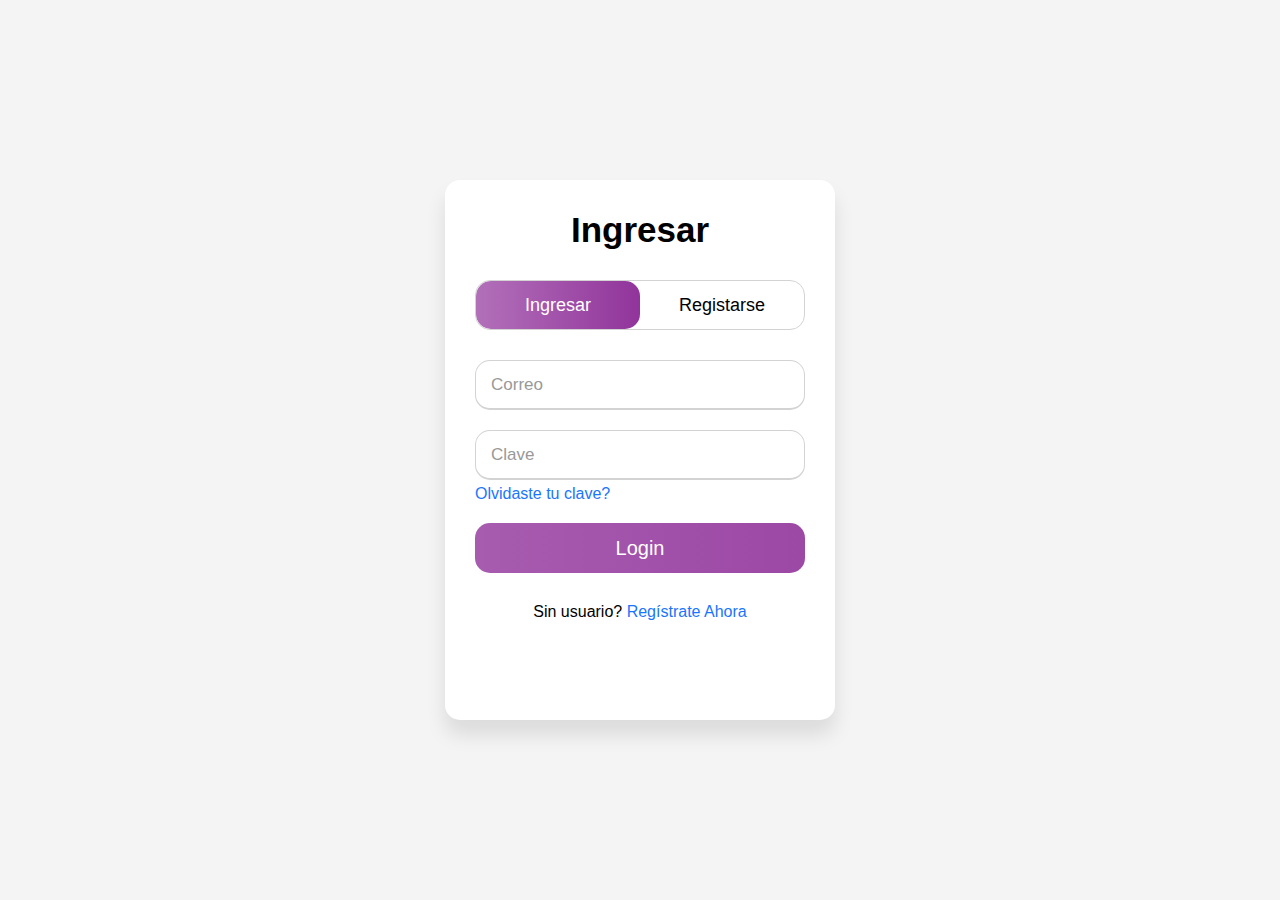
<file: index.html>
<!DOCTYPE html>
<html lang="en">

<head>
    <meta charset="UTF-8">
    <meta name="viewport" content="width=device-width, initial-scale=1.0">
    <title>Index</title>
    <!-- Link Estilos -->
    <link rel="stylesheet" href="src/css/style.css">
    <!-- Link Icons -->
    <link href='https://unpkg.com/boxicons@2.0.7/css/boxicons.min.css' rel='stylesheet'>
    <!-- Link Font Awesome -->
    <link rel="stylesheet" href="https://cdnjs.cloudflare.com/ajax/libs/font-awesome/6.5.2/css/all.min.css">
</head>

<body>
    <div class="container-form-login">
        <div class="wrapper">
            <div class="title-text">
                <div class="title login">Ingresar</div>
                <div class="title signup">Registrarse</div>
            </div>
            <div class="form-container">
                <div class="slide-controls">
                    <input type="radio" name="slide" id="login" checked>
                    <input type="radio" name="slide" id="signup">
                    <label for="login" class="slide login">Ingresar</label>
                    <label for="signup" class="slide signup">Registarse</label>
                    <div class="slider-tab"></div>
                </div>
                <div class="form-inner">
                    <form id="loginForm" class="login form">
                        <div class="field">
                            <input type="email" id="loginEmail" placeholder="Correo" required>
                        </div>
                        <div class="field">
                            <input type="password" id="loginPassword" placeholder="Clave" required>
                        </div>
                        <div class="pass-link"><a href="#">Olvidaste tu clave?</a></div>
                        <div class="field btn">
                            <div class="btn-layer"></div>
                            <input type="submit" value="Login">
                        </div>
                        <div class="signup-link">Sin usuario? <a href="">Regístrate Ahora</a></div>
                    </form>
                    
                    <form id="signupForm" class="signup">
                        <div class="field">
                            <input type="text" id="signupName" placeholder="Nombres" required>
                        </div>
                        <div class="field">
                            <input type="email" id="signupEmail" placeholder="Correo" required>
                        </div>
                        <div class="field">
                            <input type="password" id="signupPassword" placeholder="Clave" required>
                        </div>
                        <div class="field">
                            <input type="password" id="confirmPassword" placeholder="Confirmar Clave" required>
                        </div>
                        <div class="field btn">
                            <div class="btn-layer"></div>
                            <input type="submit" value="Signup">
                        </div>
                    </form>                    
                </div>
            </div>
        </div>
    </div>
    <script src="src/js/login.js"></script>

</body>

</html>
</file>
<file: src/css/style.css>
* {
    box-sizing: border-box;
    margin: 0;
    padding: 0;
}

body {
    font-family: Arial, sans-serif;
    margin: 0;
    padding: 0;
    display: block;
    background-color: #f4f4f4;
}

.none {
    display: none;
    opacity: 0;
}

.no-seleccion {
    -webkit-user-select: none;
    /* Safari */
    -moz-user-select: none;
    /* Firefox */
    -ms-user-select: none;
    /* IE10+/Edge */
    user-select: none;
    /* Estándar */
}

.dragging-placeholder {
    height: 2px;
    background-color: #ddd;
    width: 90%;
    position: absolute;
}

.nav-bar * {
    text-decoration: none;
}

.invisible-op {
    opacity: 0;
}

header {
    width: 100%;
    height: 70px;
    background-color: #0101ff1e;
    display: flex;
    align-items: center;
    justify-content: space-between;
    padding: 0px 100px;
}

.logo {
    font-size: 28px;
    font-weight: bold;
    color: #91349b;
}

.icons-mobile {
    display: none;
    font-size: 28px;
}

.nav-bar ul {
    display: flex;
    list-style: none;

}

.nav-bar ul li a {
    display: block;
    color: #91349b;
    font-size: 14px;
    padding: 10px 25px;
    border-radius: 15px;
    transition: 0.2s;
    margin: 0 5px;
}

.nav-bar ul li a:hover {
    color: white;
    background-color: #91349b;
}

.nav-bar ul li a.active {
    color: white;
    background-color: #91349b;
}

/* media queri para responsive nav 900px*/

@media (max-width: 900px) {
    .icons-mobile {
        display: block;
        color: #91349b;
        cursor: pointer;
    }

    .icons-mobile a {
        color: #91349b;
    }

    .icons-mobile a:active {
        color: #91349b;
    }

    .icons-mobile i {
        font-size: 22px;
    }

    .nav-bar {
        display: none;
    }

    header {
        padding: 0px 20px;
    }
}

.content-flex {
    display: flex;
    justify-content: center;
}

/*Los inputs de tipo checkbox tienen margin-rigth de 20px*/
input[type="checkbox"] {
    margin-right: 10px;
    height: 14px;
}

.input-color-list {
    width: 32px;
    height: 32px;
    border: none;
    cursor: pointer;
    border-radius: 5px;
}

.container-input-color {
    position: relative;
}

.icon-over {
    position: absolute;
    top: 45%;
    /* Centra verticalmente */
    /*ajustar horizontal y veritcalmente con transfoirm */
    transform: translate(50%, -50%);
    pointer-events: none;
    /* Permite hacer clic en el input debajo */
    color: white;
}

::-webkit-color-swatch-wrapper {
    padding: 0;
}

/*Vista Edit*/

.tittle-card {
    font-size: 30px;
    font-weight: bold;
    width: 50%;
}

.content-flex.check-list {
    margin-top: 20px;
}

.container {
    width: 60%;
    background: white;
    padding: 20px 0px;
    box-shadow: 0 4px 8px rgba(0, 0, 0, 0.1);
    border-radius: 10px;
}

.container-head {
    display: flex;
    align-items: center;
    margin-bottom: 15px;
}

.progress-text {
    width: 30%;
    color: #dddddd;
}

.container-button-head {
    width: 20%;
    /* Estilos para centrar botón horizontalmente*/
    display: flex;
    justify-content: end;
}

.btn-icon {
    padding: 5px 10px;
    font-size: 16px;
    cursor: pointer;
    background-color: #dddddd;
    color: white;
    border: none;
    border-radius: 5px;
    margin-right: 10px;
    height: 32px;
    min-width: 36px;
}

.progress-container {
    width: 100%;
    height: 20px;
    background-color: #ddd;
    border-radius: 10px;
    margin-bottom: 15px;
}

.progress-bar {
    height: 100%;
    background-color: #dddddd;
    width: 0%;
    border-radius: 10px;
}

.input-item {
    width: 98%;
    padding: 5px;
    font-size: 16px;
    outline: none;
    border: 1px solid #ddd;
    border-radius: 5px;
}

.container ul {
    list-style: none;
    padding: 0;
}

.container li {
    margin-bottom: 10px;
    display: flex;
    align-items: center;
    border-radius: 10px;
}

.container li , .container-down  , .container-head {
    padding: 0 20px;
}

.container li i {
    opacity: 0;
    color: gray;
    margin-right: 10px;
    cursor: grab;
}

.dragging * , .container li i
{
    cursor: grabbing;
}

.container li:hover i{
    opacity: 1;
}

.dragging .container li:hover i{
    opacity: 0 ;
}

.sortable-chosen {
    background-color: #f9f9f9;
}

.li-item.section input[type="checkbox"] {
    opacity: 0;
}

.li-item.section i {
    display: none;
}

.li-item.section:hover i {
    position: absolute;
    display: block;
    left: 20px;
    margin-right: 0px;
    font-size: 16px;
}

.li-item.section {
    justify-content: center;
    font-size: 14px;
    font-weight: bold;
    font-style: italic;
    color: #949494;
    position: relative;
}

.li-item.section span {
    position: relative;
    display: inline-block;
    padding: 0 20px;
    /* Espaciado entre el texto y las líneas punteadas */
}

.li-item.section span::before,
.li-item.section span::after {
    content: '';
    position: absolute;
    top: 50%;
    width: 50px;
    /* Longitud de la línea punteada */
    border-top: 1px dotted;
    /* Línea punteada horizontal */
    transform: translateY(-50%);
    /* Alinear verticalmente la línea al centro del span */
}

.li-item.section span::before {
    left: -60px;
    /* Ubicación a la izquierda del texto */
}

.li-item.section span::after {
    right: -60px;
    /* Ubicación a la derecha del texto */
}

.container span {
    outline: none;
}

.container-down {
    display: flex;
    margin-top: 20px;
}

.container-button-desktop {
    height: 36px;
    margin-bottom: 0px;
    display: flex;
    align-items: center;
    width: 100%;
    justify-content: space-between;
}

.button-desktop {
    margin: 4px;
    padding: 8px;
    font-weight: bold;
    cursor: pointer;
    border-radius: 10px;
}

.button-desktop.green {
    background-color: #40b8351c;
    color: green;
}

.button-desktop.blue {
    background-color: #1e90ff1c;
    color: #1e90ff;
}

.container-return {
    display: flex;
    align-items: center;
}

/* Cards Index*/

.card-container {
    display: flex;
    gap: 20px;
    padding: 20px;
    flex-wrap: wrap;
    justify-content: center;
}

.card {
    min-width: 250px;
    height: 125px;
    border-radius: 10px;
    box-shadow: 0 3px 5px rgba(0, 0, 0, 0.3);
    flex-direction: column;
    justify-content: space-between;
    cursor: pointer;
}

/* Card hover más sombra*/
.card:hover {
    box-shadow: 0 4px 10px rgba(0, 0, 0, 0.4);
}

.card-one {
    background-color: #91349b;
}

.card-content {
    padding: 20px;
    background-color: white;
    flex-grow: 1;
    border-top-left-radius: 8px;
    border-top-right-radius: 8px;
}

.card h4 {
    margin: 0 0 10px;
    color: #333;
}

.card-one h4 {
    color: #91349b;
}

.card h4:hover {
    text-decoration: underline;
}

.card p {
    margin: 5px 0;
    color: #777;
}

.card-icons {
    display: flex;
    justify-content: space-around;
    align-items: center;
    padding: 10px;
    background-color: #fff;
    border-top: 1px solid #ddd;
}

.card-icons i {
    font-size: 20px;
    color: #000000;
}

.card-one .card-icons i:hover {
    color: #000000;
}

.add-button-circle-mobile {
    position: fixed;
    bottom: 20px;
    right: 20px;
    height: 55px;
    width: 55px;
    display: flex;
    justify-content: center;
    background-color: #91349b;
    color: white;
    font-size: 30px;
    border-radius: 50%;
    padding: 10px;
    cursor: pointer;
    box-shadow: 0 3px 5px rgba(0, 0, 0, 0.3);
}

.add-button-circle-mobile i {
    color: white;
}

/* Login */

.container-form-login {
    display: flex;
    justify-content: center;
    align-items: center;
    height: 100vh;
}

.wrapper {
    max-width: 390px;
    background: #fff;
    padding: 30px;
    border-radius: 15px;
    box-shadow: 0px 15px 20px rgba(0, 0, 0, 0.1);
    overflow: hidden;
}

.wrapper .title-text {
    display: flex;
    width: 200%;
}

.wrapper .title {
    width: 50%;
    font-size: 35px;
    font-weight: 600;
    text-align: center;
    transition: all 0.6s cubic-bezier(0.68, -0.55, 0.265, 1.55);
}

.wrapper .slide-controls {
    display: flex;
    justify-content: space-between;
    position: relative;
    height: 50px;
    width: 100%;
    margin: 30px 0 10px 0;
    border: 1px solid lightgrey;
    border-radius: 15px;
    overflow: hidden;
}

.slide-controls .slide {
    width: 100%;
    height: 100%;
    color: #fff;
    font-size: 18px;
    font-weight: 500;
    text-align: center;
    line-height: 48px;
    cursor: pointer;
    z-index: 1;
    transition: all 0.6s ease;
}

.slide-controls label.signup {
    color: #000;
}

.slide-controls .slider-tab {
    position: absolute;
    height: 100%;
    width: 50%;
    left: 0;
    z-index: 0;
    border-radius: 15px;
    background: -webkit-linear-gradient(right, #91349b, #9c48a5, #a75caf, #b270b9);
    transition: all 0.6s cubic-bezier(0.68, -0.55, 0.265, 1.55);
}

.container-form-login input[type="radio"] {
    display: none;
}

#signup:checked~.slider-tab {
    left: 50%;
}

#signup:checked~label.signup {
    color: #fff;
    cursor: default;
    -webkit-user-select: none;
    user-select: none;
}

#signup:checked~label.login {
    color: #000;
}

#login:checked~label.signup {
    color: #000;
}

#login:checked~label.login {
    cursor: default;
    -webkit-user-select: none;
    user-select: none;
}

.wrapper .form-container {
    width: 100%;
    overflow: hidden;
}

.form-container .form-inner {
    display: flex;
    width: 200%;
}

.form-container .form-inner form {
    width: 50%;
    transition: all 0.6s cubic-bezier(0.68, -0.55, 0.265, 1.55);
}

.form-inner form .field {
    height: 50px;
    width: 100%;
    margin-top: 20px;
}

.form-inner form .field input {
    height: 100%;
    width: 100%;
    outline: none;
    padding-left: 15px;
    border-radius: 15px;
    border: 1px solid lightgrey;
    border-bottom-width: 2px;
    font-size: 17px;
    transition: all 0.3s ease;
}

.form-inner form .field input:focus {
    border-color: #1a75ff;
}

.form-inner form .field input::placeholder {
    color: #999;
    transition: all 0.3s ease;
}

.container-form-login form .field input:focus::placeholder {
    color: #1a75ff;
}

.form-inner form .pass-link {
    margin-top: 5px;
}

.form-inner form .signup-link {
    text-align: center;
    margin-top: 30px;
}

.form-inner form .pass-link a,
.form-inner form .signup-link a {
    color: #1a75ff;
    text-decoration: none;
}

.form-inner form .pass-link a:hover,
.form-inner form .signup-link a:hover {
    text-decoration: underline;
}

.container-form-login form .btn {
    height: 50px;
    width: 100%;
    border-radius: 15px;
    position: relative;
    overflow: hidden;
}

.container-form-login form .btn .btn-layer {
    height: 100%;
    width: 300%;
    position: absolute;
    left: -100%;
    background: -webkit-linear-gradient(right, #91349b, #9c48a5, #a75caf, #b270b9);
    border-radius: 15px;
    transition: all 0.4s ease;
}

.container-form-login form .btn:hover .btn-layer {
    left: 0;
}

.container-form-login form .btn input[type="submit"] {
    height: 100%;
    width: 100%;
    z-index: 1;
    position: relative;
    background: none;
    border: none;
    color: #fff;
    padding-left: 0;
    border-radius: 15px;
    font-size: 20px;
    font-weight: 500;
    cursor: pointer;
}

/* Responsive Crud*/

/* Móvil 320px - 743px */
@media (min-width: 320px) and (max-width: 991px) {

    /* Estilos para móviles */
    .container h1,
    .tittle-card {
        font-size: 18px;
    }

    .btn-icon {
        padding: 5px 5px;
        font-size: 12px;
        border: none;
        border-radius: 5px;
        margin-right: 5px;
        min-width: 22px;
        height: 28px;
    }

    .container {
        width: 90%;
    }

    .tittle-card {
        margin-right: 10px;
    }

    .icon-over {
        font-size: 12px;
    }

    input[type="color"] {
        width: 22px;
        height: 28px;
    }

    .button-desktop {
        font-size: 14px;
    }
}
</file>
